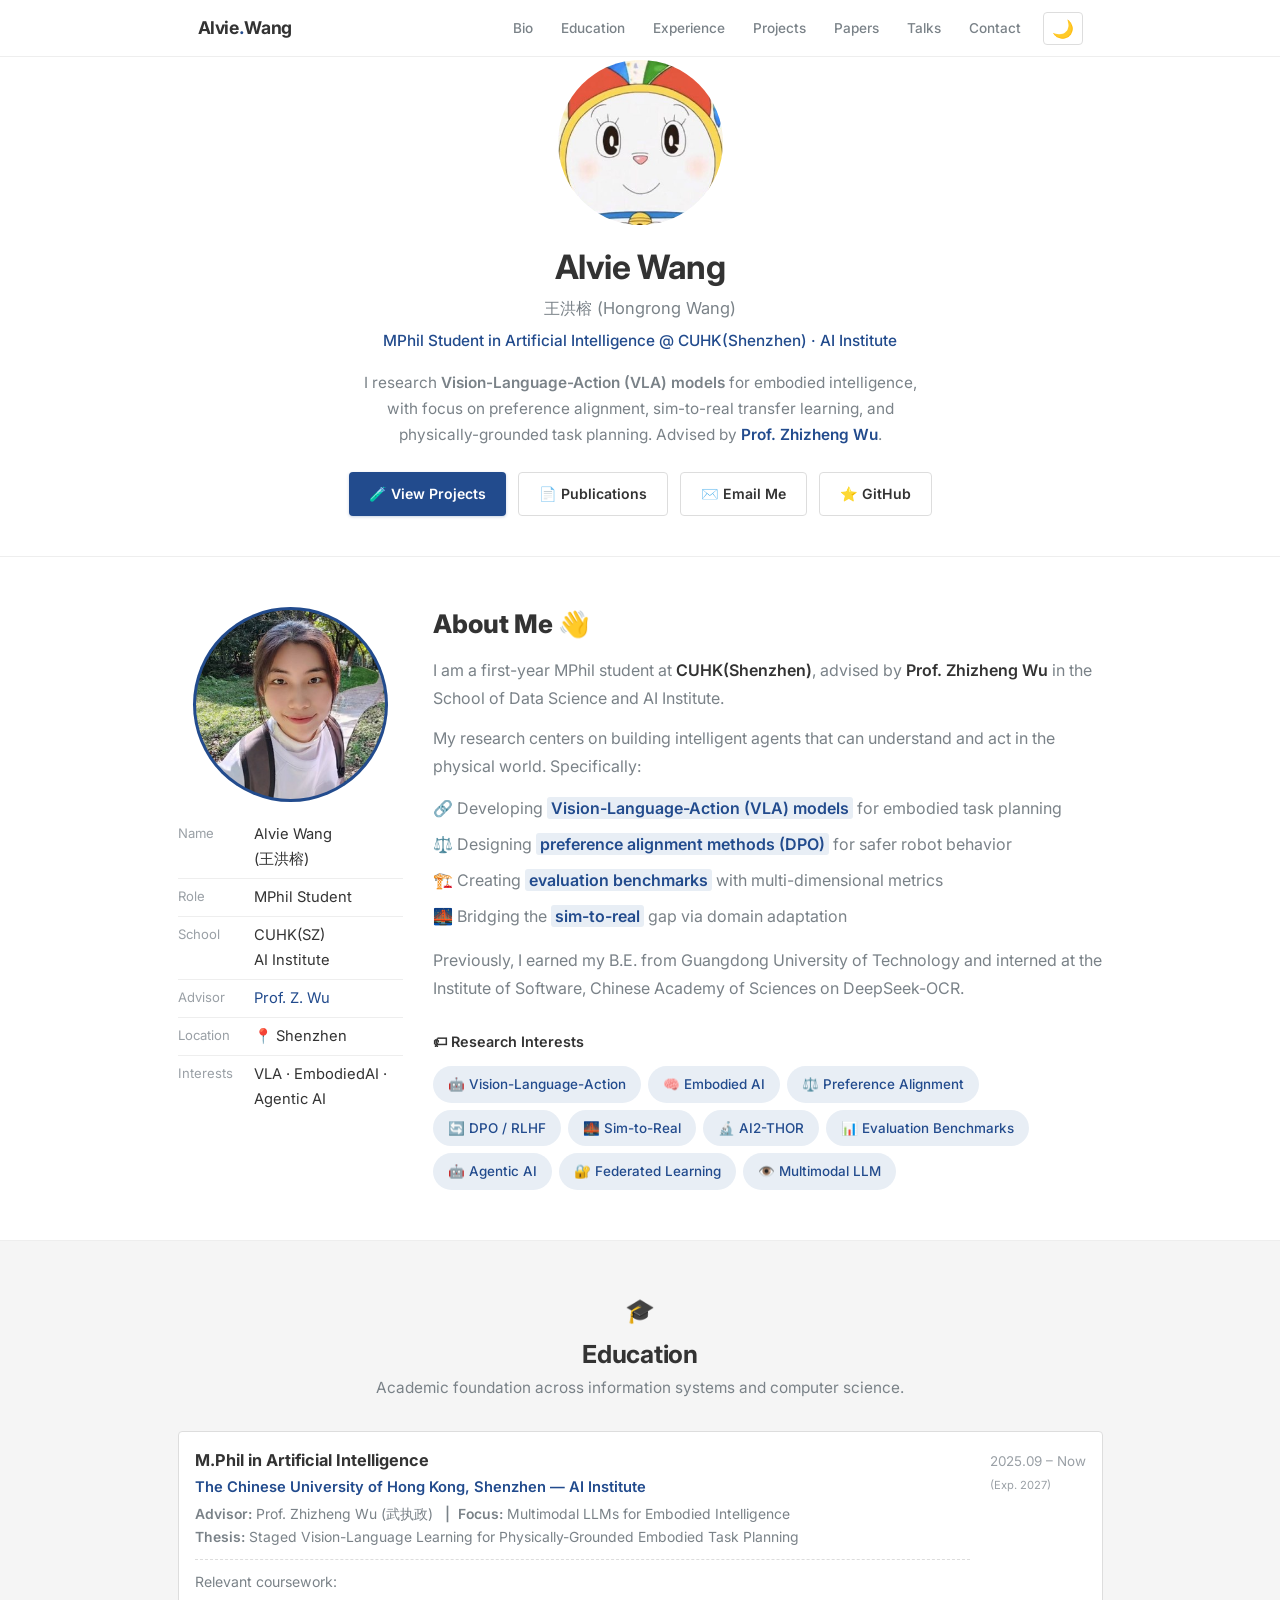
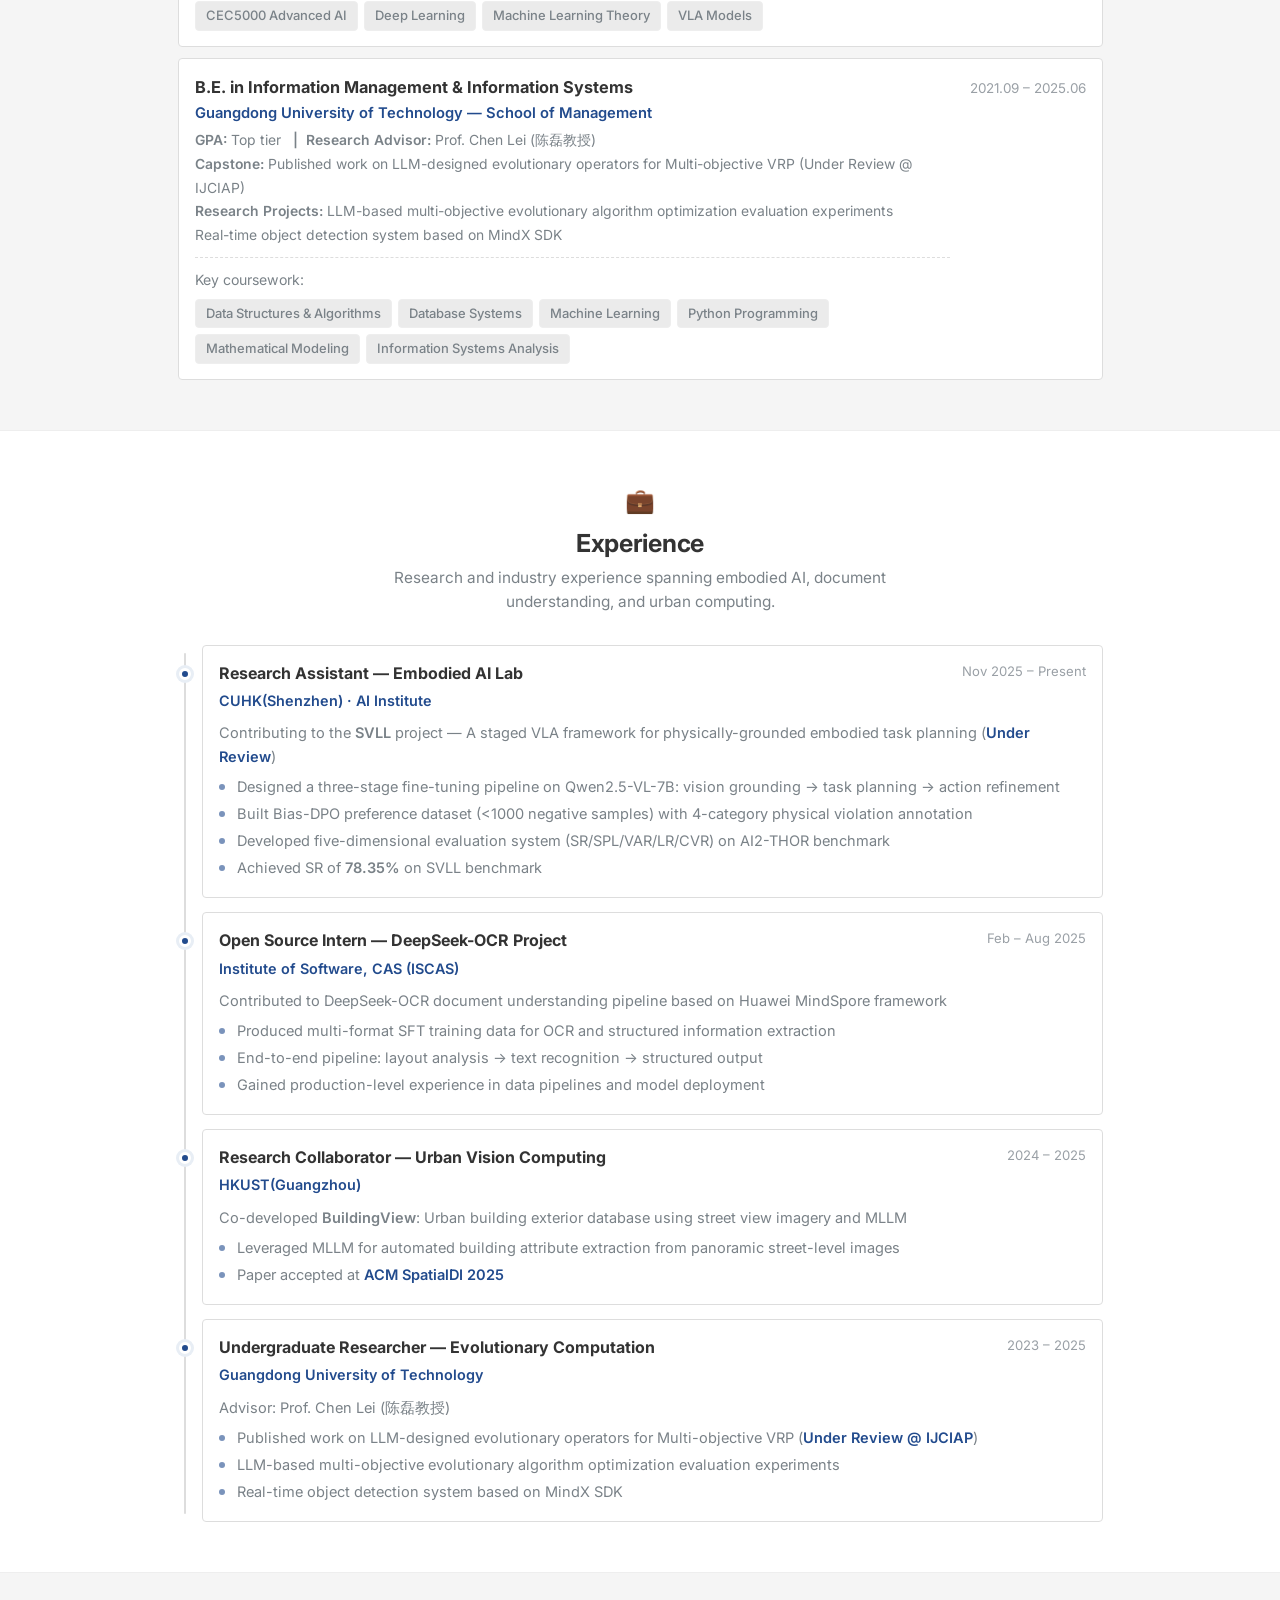
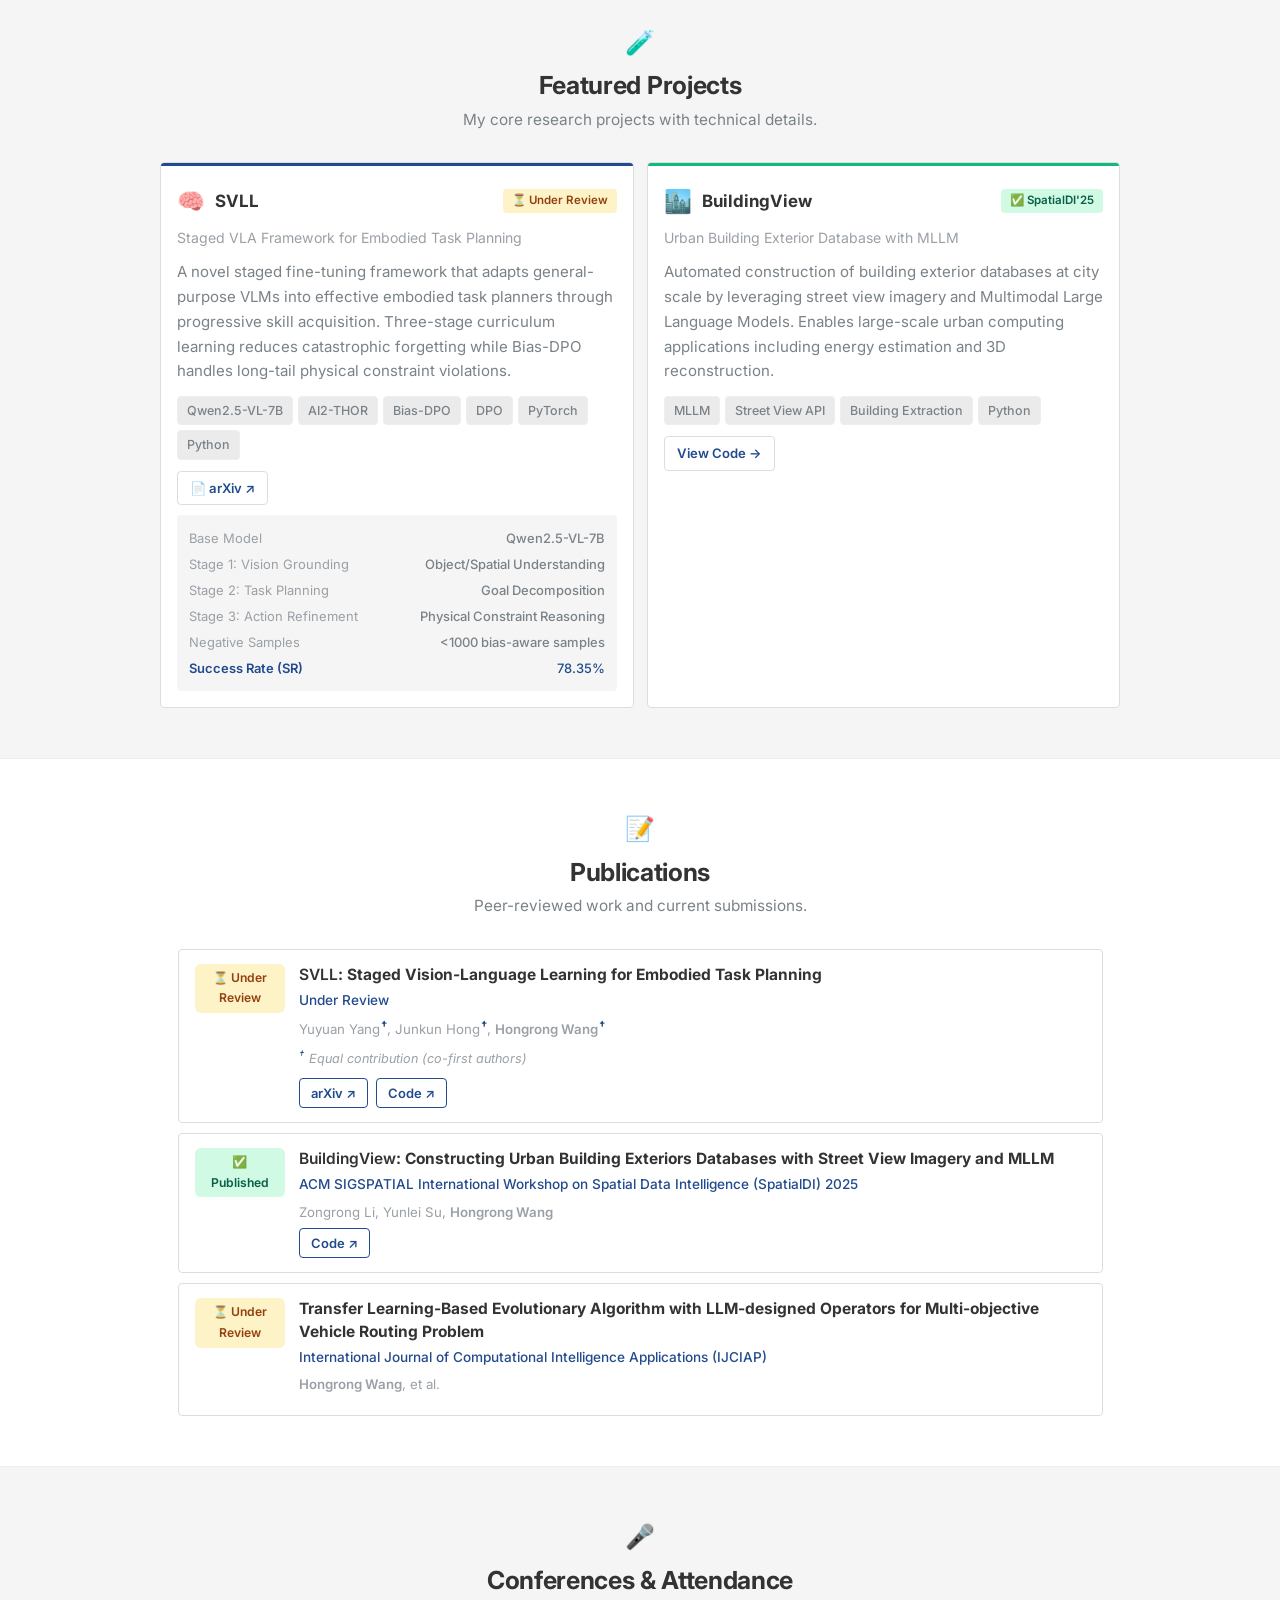
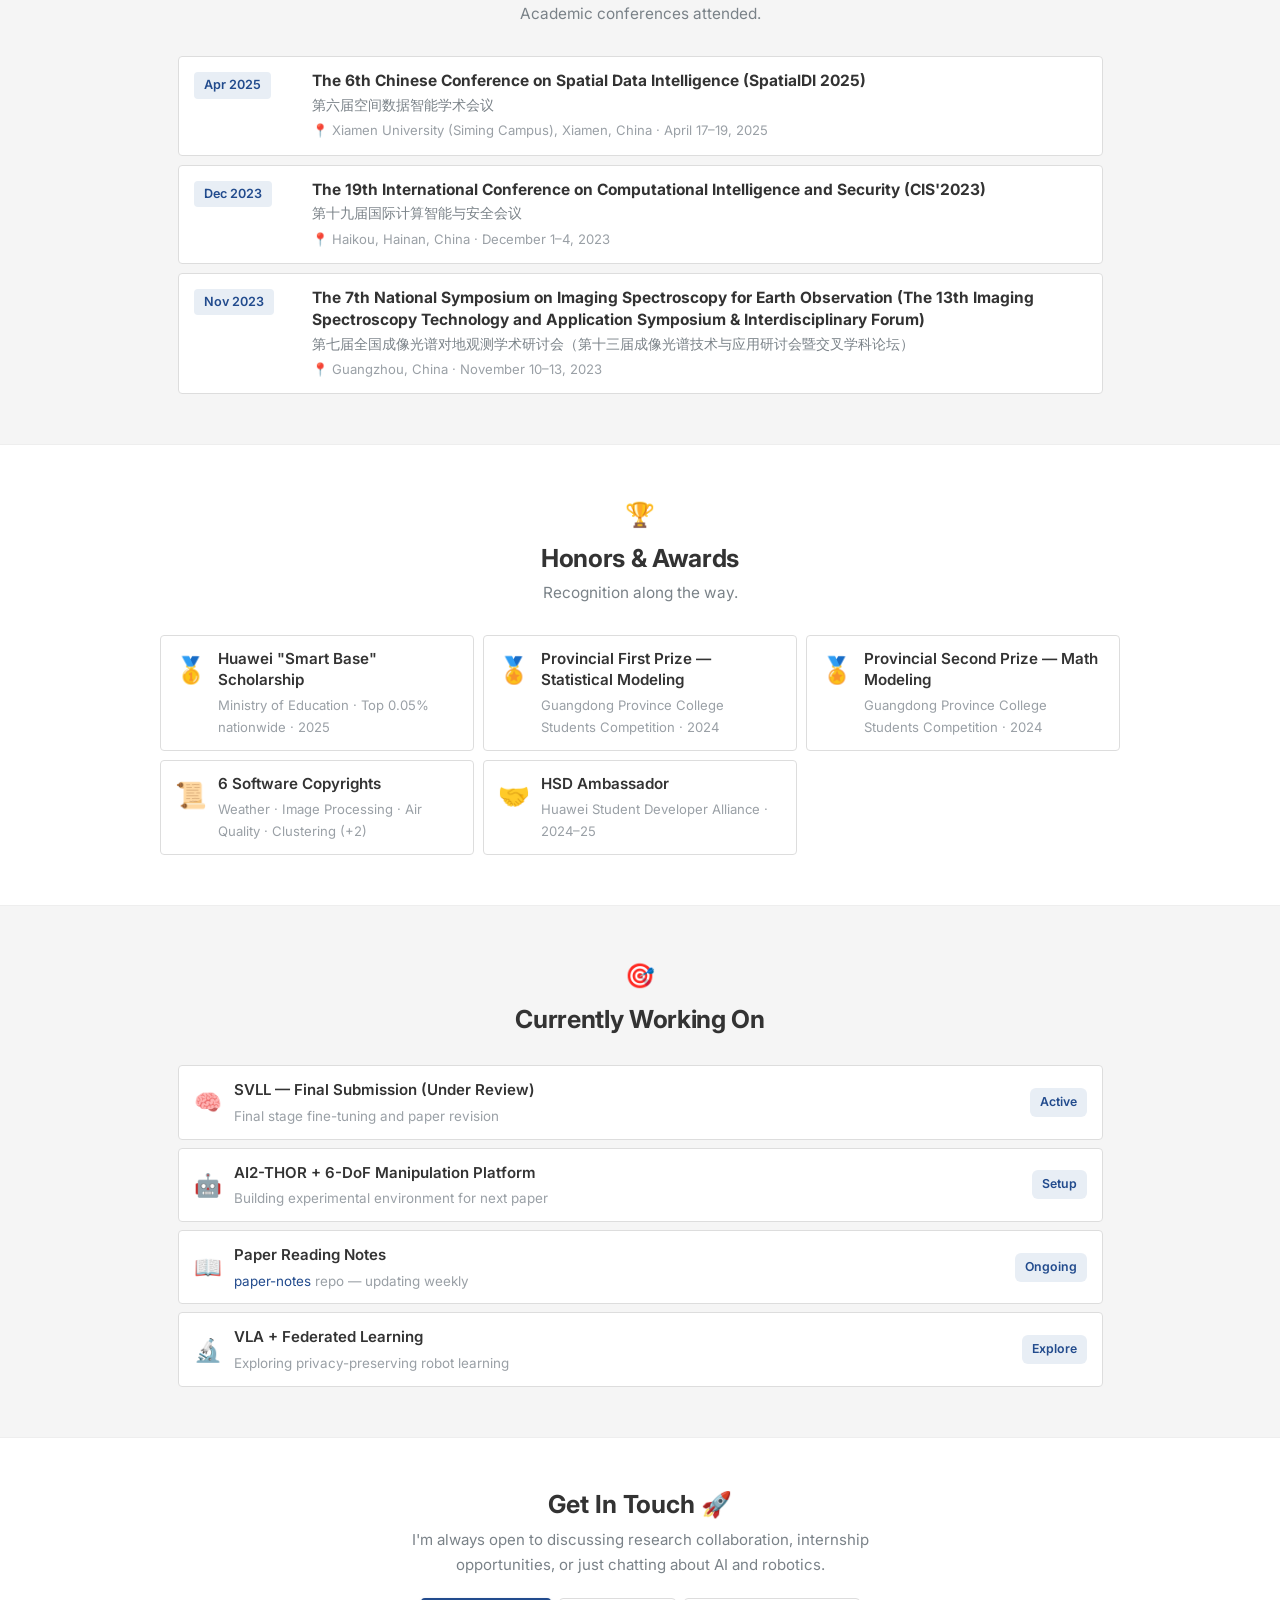
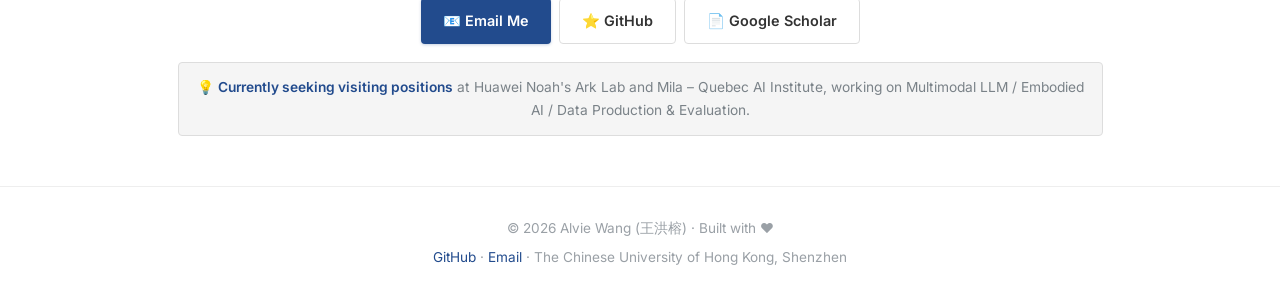
<file: index.html>
<!DOCTYPE html>
<html lang="en" data-theme="light">
<head>
<meta charset="UTF-8">
<meta name="viewport" content="width=device-width, initial-scale=1.0">
<title>Alvie Wang | CUHK(Shenzhen) · Embodied AI & Multimodal LLM</title>
<meta name="description" content="Alvie Wang (王洪榕) — MPhil student at CUHK(Shenzhen), researching Vision-Language-Action models, Embodied AI, and Preference Alignment.">
<meta name="keywords" content="Alvie Wang, VLA, Embodied AI, Multimodal LLM, DPO, SVLL, CUHK, Computer Science">
<link rel="icon" href="data:image/svg+xml,<svg xmlns='http://www.w3.org/2000/svg' viewBox='0 0 100 100'><text y='.9em' font-size='90'>🎓</text></svg>">

<!-- Google Fonts -->
<link rel="preconnect" href="https://fonts.googleapis.com">
<link rel="preconnect" href="https://fonts.gstatic.com" crossorigin>
<link href="https://fonts.googleapis.com/css2?family=Inter:wght@300;400;500;600;700;800&family=JetBrains+Mono:wght@400;500&display=swap" rel="stylesheet">

<style>
/* ========== CSS VARIABLES (Light / Dark Themes) ========== */
/* Inspired by AcadHomepage (RayeRen/acad-homepage.github.io) */
:root[data-theme="light"] {
  --bg: #ffffff;
  --bg-secondary: #f5f5f5;
  --bg-tertiary: #ebebeb;
  --bg-card: #ffffff;
  --bg-card-hover: #fafafa;
  --bg-hero: #ffffff;
  --text-primary: #333333;
  --text-secondary: #7a8288;
  --text-muted: #9aa0a6;
  --text-inverse: #ffffff;
  --accent: #224b8d;
  --accent-light: #e8eef5;
  --accent-hover: #1a3a6e;
  --border: #ddd;
  --border-light: #eee;
  --shadow-sm: 0 1px 1px rgba(0,0,0,0.125);
  --shadow-md: 0 2px 4px rgba(0,0,0,0.10);
  --shadow-lg: 0 4px 12px rgba(0,0,0,0.12);
  --tag-bg: #e8eef5;
  --tag-text: #224b8d;
  --code-bg: #f5f5f5;
  --nav-bg: rgba(255,255,255,0.97);
}

:root[data-theme="dark"] {
  --bg: #1a1a2e;
  --bg-secondary: #222240;
  --bg-tertiary: #2a2a45;
  --bg-card: #222240;
  --bg-card-hover: #2a2a48;
  --bg-hero: #1a1a2e;
  --text-primary: #e0e0e0;
  --text-secondary: #a0a4b8;
  --text-muted: #7a7e94;
  --text-inverse: #1a1a2e;
  --accent: #5588cc;
  --accent-light: rgba(85,136,204,0.12);
  --accent-hover: #77aadd;
  --border: #333355;
  --border-light: #2a2a48;
  --shadow-sm: 0 1px 3px rgba(0,0,0,0.2);
  --shadow-md: 0 4px 16px rgba(0,0,0,0.25);
  --shadow-lg: 0 8px 32px rgba(0,0,0,0.30);
  --tag-bg: rgba(85,136,204,0.12);
  --tag-text: #77aadd;
  --code-bg: #2a2a40;
  --nav-bg: rgba(26,26,46,0.95);
}

/* ========== RESET & BASE ========== */
*, *::before, *::after { margin: 0; padding: 0; box-sizing: border-box; }

html { scroll-behavior: smooth; scroll-padding-top: 72px; }

body {
  font-family: 'Trebuchet MS', 'Inter', -apple-system, BlinkMacSystemFont, 'Segoe UI', 'PingFang SC', sans-serif;
  background: var(--bg);
  color: var(--text-primary);
  line-height: 1.7;
  transition: background 0.3s ease, color 0.3s ease;
  -webkit-font-smoothing: antialiased;
}

/* Scrollbar */
::-webkit-scrollbar { width: 6px; }
::-webkit-scrollbar-track { background: var(--bg-secondary); }
::-webkit-scrollbar-thumb { background: var(--text-muted); border-radius: 3px; }
::-webkit-scrollbar-thumb:hover { background: var(--accent); }

/* Typography */
h1, h2, h3, h4 { line-height: 1.3; font-weight: 700; }
a { color: var(--accent); text-decoration: none; transition: color 0.2s; }
a:hover { color: var(--accent-hover); }
strong { font-weight: 600; }
code { font-family: 'JetBrains Mono', 'Fira Code', monospace; font-size: 0.88em; background: var(--code-bg); padding: 0.15em 0.4em; border-radius: 4px; }

/* ========== ANIMATIONS ========== */
@keyframes fadeInUp {
  from { opacity: 0; transform: translateY(24px); }
  to { opacity: 1; transform: translateY(0); }
}
@keyframes fadeIn {
  from { opacity: 0; } to { opacity: 1; }
}
.reveal {
  opacity: 0;
  transform: translateY(24px);
  transition: opacity 0.6s cubic-bezier(0.16, 1, 0.3, 1),
              transform 0.6s cubic-bezier(0.16, 1, 0.3, 1);
}
.reveal.visible {
  opacity: 1;
  transform: translateY(0);
}
.stagger-1 { transition-delay: 0.05s; }
.stagger-2 { transition-delay: 0.1s; }
.stagger-3 { transition-delay: 0.15s; }
.stagger-4 { transition-delay: 0.2s; }

/* ========== NAVBAR ========== */
.navbar {
  position: fixed; top: 0; left: 0; right: 0; z-index: 1000;
  background: var(--nav-bg);
  border-bottom: 1px solid var(--border-light);
  transition: all 0.3s;
}
.navbar-inner {
  max-width: 925px; margin: 0 auto;
  display: flex; align-items: center; justify-content: space-between;
  height: 56px; padding: 0 20px;
}
.nav-logo {
  font-size: 1.1rem; font-weight: 700; color: var(--text-primary);
  letter-spacing: -0.02em;
}
.nav-logo span { color: var(--accent); }
.nav-links { display: flex; gap: 4px; list-style: none; }
.nav-links a {
  color: var(--text-secondary); text-decoration: none;
  font-size: 0.85rem; font-weight: 500;
  padding: 5px 12px; border-radius: 4px;
  transition: all 0.2s;
}
.nav-links a:hover {
  color: var(--accent); background: var(--accent-light);
}
.theme-toggle {
  display: flex; align-items: center; gap: 6px;
  margin-left: 10px;
  cursor: pointer;
  font-size: 1.1rem;
  padding: 5px 8px;
  border-radius: 4px;
  border: 1px solid var(--border);
  background: transparent;
  color: var(--text-secondary);
  transition: all 0.2s;
  font-family: inherit;
}
.theme-toggle:hover {
  border-color: var(--accent); color: var(--accent);
}

.mobile-menu-btn {
  display: none; background: none; border: none;
  font-size: 1.4rem; cursor: pointer;
  color: var(--text-primary); padding: 4px 8px;
}

/* ========== HERO SECTION ========== */
.hero {
  min-height: 52vh; display: flex; align-items: center; justify-content: center;
  padding: 60px 24px 40px;
  background: var(--bg-hero);
  position: relative;
  border-bottom: 1px solid var(--border-light);
}
.hero::after {
  display: none;
}
.hero-content {
  max-width: 720px; text-align: center;
  position: relative; z-index: 1;
}
.hero-avatar {
  width: 165px; height: 165px; margin: 0 auto 20px;
  position: relative;
}
.avatar-ring {
  width: 100%; height: 100%; border-radius: 50%;
  background: var(--accent);
  padding: 3px;
}
.avatar-inner {
  width: 100%; height: 100%; border-radius: 50%;
  background: var(--bg-card);
  display: flex; align-items: center; justify-content: center;
  font-size: 3.5rem;
  box-shadow: var(--shadow-md);
}
@keyframes spin-slow {
  from { transform: rotate(0deg); } to { transform: rotate(360deg); }
}

.hero-name {
  font-size: 2.1rem; font-weight: 700; letter-spacing: -0.03rem;
  margin-bottom: 5px; animation: fadeInUp 0.6s ease both;
  color: var(--text-primary);
}
.hero-subtitle {
  font-size: 1.03rem; color: var(--text-secondary); margin-bottom: 6px;
  font-weight: 400; animation: fadeInUp 0.6s 0.1s both;
}
.hero-role {
  font-size: 0.96rem; color: var(--accent); font-weight: 500;
  margin-bottom: 16px; animation: fadeInUp 0.6s 0.15s both;
}
.hero-bio {
  font-size: 0.96rem; color: var(--text-secondary); line-height: 1.7;
  margin-bottom: 24px; max-width: 580px; margin-left: auto; margin-right: auto;
  animation: fadeInUp 0.6s 0.2s both;
}
.hero-links {
  display: flex; gap: 12px; justify-content: center; flex-wrap: wrap;
  animation: fadeInUp 0.6s 0.25s both;
}
.btn {
  display: inline-flex; align-items: center; gap: 6px;
  padding: 9px 20px; border-radius: 4px;
  font-size: 0.88rem; font-weight: 600;
  text-decoration: none; transition: all 0.2s;
  border: none; cursor: pointer; font-family: inherit;
}
.btn-primary {
  background: var(--accent); color: white;
  box-shadow: 0 1px 3px rgba(34,75,141,0.25);
}
.btn-primary:hover {
  transform: translateY(-1px);
  box-shadow: 0 2px 8px rgba(34,75,141,0.35);
  color: white;
}
.btn-outline {
  background: var(--bg-card); color: var(--text-primary);
  border: 1px solid var(--border);
}
.btn-outline:hover {
  border-color: var(--accent); color: var(--accent);
  transform: translateY(-1px);
}

/* ========== SECTIONS COMMON ========== */
.section {
  padding: 50px 24px;
}
.section-dark {
  background: var(--bg-secondary);
  border-top: 1px solid var(--border-light);
  border-bottom: 1px solid var(--border-light);
}
.container {
  max-width: 925px; margin: 0 auto;
}
.container-wide {
  max-width: 960px; margin: 0 auto;
}
.section-header {
  text-align: center; margin-bottom: 30px;
}
.section-emoji { font-size: 1.5rem; margin-bottom: 6px; display: block; }
.section-title {
  font-size: 1.55rem; font-weight: 700; letter-spacing: -0.02rem;
  margin-bottom: 6px;
}
.section-desc {
  font-size: 0.96rem; color: var(--text-secondary); max-width: 540px;
  margin: 0 auto; line-height: 1.6;
}

/* ========== BIO / ABOUT ========== */
.bio-grid {
  display: grid; grid-template-columns: 225px 1fr; gap: 30px;
  align-items: start;
}
.bio-sidebar {
  position: sticky; top: 80px;
}
.bio-avatar-small {
  width: 195px; height: 195px; margin: 0 auto 14px;
}
.bio-avatar-small .avatar-ring { animation: none; }
.bio-avatar-small .avatar-inner { font-size: 2.8rem; }
.info-list {
  list-style: none; font-size: 0.92rem;
}
.info-list li {
  padding: 6px 0;
  border-bottom: 1px solid var(--border-light);
  color: var(--text-secondary);
  display: flex; align-items: flex-start; gap: 8px;
}
.info-list li:last-child { border-bottom: none; }
.info-label { color: var(--text-muted); font-size: 0.82rem; min-width: 68px; flex-shrink: 0; }
.info-value { color: var(--text-primary); }

.bio-main {}
.bio-text {
  font-size: 1rem; color: var(--text-secondary); line-height: 1.75;
  margin-bottom: 22px;
}
.bio-text strong { color: var(--text-primary); }
.highlight-word {
  color: var(--accent); font-weight: 600;
  background: var(--accent-light);
  padding: 1px 4px; border-radius: 3px;
}

/* ========== INTERESTS TAG CLOUD ========== */
.tags-section { margin-top: 28px; }
.tags-label { font-size: 0.9rem; font-weight: 600; margin-bottom: 11px; color: var(--text-primary); }
.tag-cloud {
  display: flex; flex-wrap: wrap; gap: 7px;
}
.tag-pill {
  display: inline-flex; align-items: center; gap: 4px;
  padding: 6px 14px; border-radius: 20px;
  font-size: 0.84rem; font-weight: 500;
  background: var(--tag-bg); color: var(--tag-text);
  border: 1px solid transparent;
  transition: all 0.2s; cursor: default;
}
.tag-pill:hover {
  border-color: var(--accent);
  transform: translateY(-1px);
  box-shadow: var(--shadow-sm);
}

/* ========== EDUCATION ========== */
.edu-list { display: flex; flex-direction: column; gap: 11px; }
.edu-item {
  display: grid; grid-template-columns: 1fr auto; gap: 3px 20px;
  padding: 15px 16px; border-radius: 4px;
  background: var(--bg-card); border: 1px solid var(--border);
  transition: all 0.2s;
}
.edu-item:hover {
  border-color: var(--accent);
  box-shadow: var(--shadow-sm);
}
.edu-degree { font-size: 1.02rem; font-weight: 700; }
.edu-school { color: var(--accent); font-weight: 600; font-size: 0.92rem; }
.edu-meta { color: var(--text-secondary); font-size: 0.87rem; margin-top: 3px; }
.edu-date {
  font-size: 0.84rem; color: var(--text-muted);
  white-space: nowrap; align-self: start;
  padding-top: 3px;
}
.edu-details {
  grid-column: 1 / -1;
  margin-top: 9px; padding-top: 10px;
  border-top: 1px dashed var(--border);
  font-size: 0.88rem; color: var(--text-secondary);
  line-height: 1.65;
}
.course-chips { display: flex; flex-wrap: wrap; gap: 6px; margin-top: 8px; }
.course-chip {
  padding: 3px 10px; border-radius: 4px;
  font-size: 0.81rem; background: var(--bg-tertiary);
  color: var(--text-secondary); font-weight: 500;
  border: 1px solid var(--border-light);
}

/* ========== EXPERIENCE TIMELINE ========== */
.timeline { position: relative; padding-left: 24px; }
.timeline::before {
  content: ''; position: absolute; left: 6px; top: 8px; bottom: 8px;
  width: 2px; background: var(--border); border-radius: 1px;
}
.tl-item {
  position: relative; margin-bottom: 14px;
  padding: 14px 16px; border-radius: 4px;
  background: var(--bg-card); border: 1px solid var(--border);
  transition: all 0.2s;
}
.tl-item:last-child { margin-bottom: 0; }
.tl-item:hover {
  border-color: var(--accent); box-shadow: var(--shadow-sm);
}
.tl-dot {
  position: absolute; left: -24px; top: 22px;
  width: 12px; height: 12px; border-radius: 50%;
  background: var(--accent); border: 3px solid var(--bg);
  box-shadow: 0 0 0 3px var(--accent-light);
}
.tl-header {
  display: flex; justify-content: space-between; align-items: flex-start;
  gap: 12px; flex-wrap: wrap; margin-bottom: 8px;
}
.tl-title { font-size: 1rem; font-weight: 700; }
.tl-org { color: var(--accent); font-weight: 600; font-size: 0.9rem; margin-top: 2px; }
.tl-time {
  font-size: 0.82rem; color: var(--text-muted);
  white-space: nowrap; flex-shrink: 0;
}
.tl-body {
  font-size: 0.91rem; color: var(--text-secondary); line-height: 1.65;
}
.tl-body ul {
  list-style: none; margin-top: 6px;
}
.tl-body ul li {
  position: relative; padding-left: 18px; margin-bottom: 3px;
}
.tl-body ul li::before {
  content: ''; position: absolute; left: 0; top: 9px;
  width: 6px; height: 6px; border-radius: 50%;
  background: var(--accent); opacity: 0.6;
}

/* ========== PROJECT CARDS ========== */
.project-grid { display: grid; grid-template-columns: repeat(auto-fit, minmax(340px, 1fr)); gap: 13px; }
.proj-card {
  background: var(--bg-card); border: 1px solid var(--border);
  border-radius: 4px; overflow: hidden;
  transition: all 0.25s;
}
.proj-card:hover {
  transform: translateY(-2px);
  box-shadow: var(--shadow-md);
  border-color: var(--accent);
}
.proj-banner {
  height: 3px;
  background: var(--accent);
}
.proj-body { padding: 16px; }
.proj-header {
  display: flex; align-items: center; justify-content: space-between;
  gap: 10px; margin-bottom: 6px;
}
.proj-icon { font-size: 1.4rem; }
.proj-name { font-size: 1.06rem; font-weight: 700; flex: 1; }
.proj-badge {
  font-size: 0.72rem; font-weight: 600; padding: 2px 9px;
  border-radius: 4px; white-space: nowrap;
}
.badge-review {
  background: #fef3c7; color: #92400e;
}
.badge-pub {
  background: #d1fae5; color: #065f46;
}
:root[data-theme="dark"] .badge-review { background: rgba(245,158,11,0.15); color: #fbbf24; }
:root[data-theme="dark"] .badge-pub { background: rgba(16,185,129,0.15); color: #34d399; }
.badge-intern {
  background: #ede9fe; color: #5b21b6;
}
:root[data-theme="dark"] .badge-intern { background: rgba(139,92,246,0.15); color: #a78bfa; }

.proj-venue { font-size: 0.88rem; color: var(--text-muted); margin-bottom: 10px; }
.proj-desc {
  font-size: 0.94rem; color: var(--text-secondary); line-height: 1.65;
  margin-bottom: 12px;
}
.proj-specs {
  background: var(--bg-secondary); border-radius: 4px;
  padding: 10px 12px; margin-top: 10px;
  font-size: 0.81rem;
}
.spec-row {
  display: flex; justify-content: space-between;
  padding: 2px 0;
  color: var(--text-muted);
}
.spec-row:last-child { font-weight: 600; color: var(--accent); }
.spec-val { color: var(--text-secondary); font-weight: 500; }
.spec-row:last-child .spec-val { color: var(--accent); }

.proj-tech { display: flex; flex-wrap: wrap; gap: 5px; margin-top: 12px; }
.tech-tag {
  padding: 3px 9px; border-radius: 4px; font-size: 0.78rem;
  background: var(--bg-tertiary); color: var(--text-secondary);
  border: 1px solid var(--border-light);
  font-weight: 500;
}
.proj-links { display: flex; flex-wrap: wrap; gap: 8px; margin-top: 11px; }
.proj-links > .proj-link { margin-top: 0; }
.proj-link {
  display: inline-flex; align-items: center; gap: 5px;
  color: var(--accent); font-size: 0.82rem; font-weight: 600;
  text-decoration: none;
  padding: 5px 12px; border-radius: 4px;
  border: 1px solid var(--border);
  margin-top: 11px; transition: all 0.2s;
}
.proj-link:hover {
  background: var(--accent); color: white; border-color: var(--accent);
}

/* ========== PUBLICATIONS ========== */
.pub-list { display: flex; flex-direction: column; gap: 10px; }
.pub-item {
  display: flex; gap: 14px; padding: 14px 16px; border-radius: 4px;
  background: var(--bg-card); border: 1px solid var(--border);
  transition: all 0.2s;
  align-items: flex-start;
}
.pub-item:hover {
  border-color: var(--accent); box-shadow: var(--shadow-sm);
}
.pub-status-col {
  flex-shrink: 0; width: 90px;
}
.pub-status-badge {
  display: inline-block; font-size: 0.76rem; font-weight: 600;
  padding: 4px 12px; border-radius: 6px; text-align: center;
}
.pub-body { flex: 1; }
.pub-title-text {
  font-size: 0.97rem; font-weight: 700; margin-bottom: 3px;
  line-height: 1.45;
}
.pub-venue {
  font-size: 0.85rem; color: var(--accent); font-weight: 500;
  margin-bottom: 4px;
}
.pub-authors { font-size: 0.83rem; color: var(--text-muted); margin-bottom: 5px; }
.pub-authors sup { color: var(--accent); font-weight: 700; padding-left: 1px; }
.pub-footnote {
  font-size: 0.79rem; color: var(--text-muted); font-style: italic;
  margin-bottom: 8px;
}
.pub-footnote sup { color: var(--accent); padding-right: 1px; }
.pub-actions { display: flex; gap: 8px; }
.pub-action-link {
  font-size: 0.81rem; font-weight: 600; color: var(--accent);
  padding: 3px 11px; border-radius: 4px;
  border: 1px solid var(--accent);
  transition: all 0.2s;
}
.pub-action-link:hover { background: var(--accent); color: white; }

/* ========== CONFERENCES ========== */
.conf-list { display: flex; flex-direction: column; gap: 9px; }
.conf-item {
  display: flex; gap: 14px; padding: 13px 15px; border-radius: 4px;
  background: var(--bg-card); border: 1px solid var(--border);
  transition: all 0.2s; align-items: flex-start;
}
.conf-item:hover {
  border-color: var(--accent); box-shadow: var(--shadow-sm);
}
.conf-date-col { flex-shrink: 0; width: 104px; }
.conf-date {
  display: inline-block; text-align: center; line-height: 1.45;
  font-size: 0.79rem; font-weight: 600; color: var(--accent);
  padding: 4px 10px; border-radius: 4px; background: var(--accent-light);
}
.conf-body { flex: 1; }
.conf-name {
  font-size: 0.97rem; font-weight: 700; line-height: 1.45; margin-bottom: 2px;
}
.conf-name-zh {
  font-size: 0.85rem; font-weight: 500; color: var(--text-secondary);
  line-height: 1.5; margin-bottom: 4px;
}
.conf-loc { font-size: 0.82rem; color: var(--text-muted); }

/* ========== SKILLS ========== */
.skills-grid { display: grid; grid-template-columns: 1fr 1fr; gap: 16px; }
.skill-category {
  background: var(--bg-card); border: 1px solid var(--border);
  border-radius: 4px; padding: 20px;
}
.skill-cat-title { font-size: 0.92rem; font-weight: 700; margin-bottom: 16px; display: flex; align-items: center; gap: 8px; }
.skill-row { margin-bottom: 12px; }
.skill-row:last-child { margin-bottom: 0; }
.skill-info { display: flex; justify-content: space-between; margin-bottom: 6px; font-size: 0.88rem; }
.skill-name { font-weight: 500; }
.skill-pct { color: var(--text-muted); font-size: 0.82rem; }
.skill-track {
  height: 6px; background: var(--bg-tertiary); border-radius: 3px; overflow: hidden;
}
.skill-fill {
  height: 100%; border-radius: 3px;
  background: var(--accent);
  width: 0; transition: width 1.2s cubic-bezier(0.16,1,0.3,1);
}

/* ========== HONORS ========== */
.honors-grid { display: grid; grid-template-columns: repeat(auto-fit, minmax(260px, 1fr)); gap: 9px; }
.honor-card {
  display: flex; align-items: flex-start; gap: 11px;
  padding: 12px 14px; border-radius: 4px;
  background: var(--bg-card); border: 1px solid var(--border);
  transition: all 0.2s;
}
.honor-card:hover {
  border-color: var(--accent); transform: translateY(-1px);
  box-shadow: var(--shadow-sm);
}
.honor-emoji { font-size: 1.6rem; flex-shrink: 0; }
.honor-title { font-size: 0.95rem; font-weight: 600; line-height: 1.4; }
.honor-meta { font-size: 0.82rem; color: var(--text-muted); margin-top: 3px; }

/* ========== CURRENT STATUS ========== */
.status-list { display: flex; flex-direction: column; gap: 8px; }
.status-item {
  display: flex; align-items: center; gap: 12px;
  padding: 11px 15px; border-radius: 4px;
  background: var(--bg-card); border: 1px solid var(--border);
  transition: all 0.2s;
}
.status-item:hover { border-color: var(--accent); }
.status-emoji { font-size: 1.4rem; flex-shrink: 0; }
.status-info { flex: 1; }
.status-title { font-weight: 600; font-size: 0.94rem; }
.status-desc { font-size: 0.84rem; color: var(--text-muted); margin-top: 2px; }
.status-tag {
  font-size: 0.77rem; font-weight: 600; padding: 4px 10px;
  border-radius: 6px; background: var(--accent-light); color: var(--accent);
  flex-shrink: 0;
}

/* ========== CONTACT ========== */
.contact-section { text-align: center; }
.contact-title { font-size: 1.55rem; font-weight: 700; margin-bottom: 8px; }
.contact-desc {
  font-size: 0.94rem; color: var(--text-secondary); max-width: 500px;
  margin: 0 auto 20px; line-height: 1.65;
}
.contact-links { display: flex; gap: 8px; justify-content: center; flex-wrap: wrap; }
.contact-btn {
  display: inline-flex; align-items: center; gap: 8px;
  padding: 10px 22px; border-radius: 4px;
  font-size: 0.9rem; font-weight: 600;
  text-decoration: none; transition: all 0.2s;
  border: none; cursor: pointer; font-family: inherit;
}
.contact-email {
  background: var(--accent); color: white;
  box-shadow: 0 1px 3px rgba(34,75,141,0.25);
}
.contact-email:hover { transform: translateY(-1px); box-shadow: 0 3px 12px rgba(34,75,141,0.35); color: white; }
.contact-alt {
  background: var(--bg-card); color: var(--text-primary);
  border: 1px solid var(--border);
}
.contact-alt:hover { border-color: var(--accent); color: var(--accent); transform: translateY(-1px); }
.intern-note {
  margin-top: 18px; padding: 13px 16px; border-radius: 4px;
  background: var(--bg-secondary); border: 1px solid var(--border);
  font-size: 0.86rem; color: var(--text-secondary); line-height: 1.65;
}
.intern-note strong { color: var(--accent); }

/* ========== FOOTER ========== */
.footer {
  text-align: center; padding: 30px 24px;
  border-top: 1px solid var(--border-light);
  font-size: 0.85rem; color: var(--text-muted);
}
.footer a { color: var(--accent); }
.footer a:hover { text-decoration: underline; }
.footer-line { margin-bottom: 6px; }

/* ========== RESPONSIVE ========== */
@media (max-width: 768px) {
  .nav-links { display: none; }
  .mobile-menu-btn { display: block; }

  .hero-name { font-size: 1.7rem; }
  .hero-avatar { width: 130px; height: 130px; margin-bottom: 16px; }
  .hero-avatar .avatar-inner { font-size: 2.3rem; }

  .bio-grid { grid-template-columns: 1fr; gap: 20px; }
  .bio-sidebar { position: static; }
  .bio-avatar-small { width: 130px; height: 130px; margin-bottom: 10px; }
  .bio-avatar-small .avatar-inner { font-size: 2rem; }

  .edu-item { grid-template-columns: 1fr; }
  .edu-date { align-self: auto; }

  .skills-grid { grid-template-columns: 1fr; }
  .project-grid { grid-template-columns: 1fr; }

  .pub-item { flex-direction: column; gap: 10px; }
  .pub-status-col { width: auto; }

  .conf-item { flex-direction: column; gap: 8px; }
  .conf-date-col { width: auto; }

  .section { padding: 38px 20px; }
  .section-title { font-size: 1.35rem; }
  .container-wide { max-width: 100%; }
}
</style>
</head>
<body>

<!-- ===== NAVIGATION ===== -->
<nav class="navbar" id="navbar">
  <div class="navbar-inner">
    <div class="nav-logo">Alvie<span>.</span>Wang</div>
    <div style="display:flex;align-items:center;">
      <ul class="nav-links">
        <li><a href="#bio">Bio</a></li>
        <li><a href="#education">Education</a></li>
        <li><a href="#experience">Experience</a></li>
        <li><a href="#projects">Projects</a></li>
        <li><a href="#publications">Papers</a></li>
        <li><a href="#conferences">Talks</a></li>
        <li><a href="#contact">Contact</a></li>
      </ul>
      <button class="theme-toggle" id="themeToggle" title="Toggle theme">☀️</button>
      <button class="mobile-menu-btn" id="mobileMenuBtn">☰</button>
    </div>
  </div>
</nav>

<!-- ===== HERO ===== -->
<section class="hero">
  <div class="hero-content">
    <div class="hero-avatar">
        <img src="[data-uri]" alt="Alvie Wang" style="width:100%;height:100%;object-fit:cover;border-radius:50%;">
      </div>
    <h1 class="hero-name">Alvie Wang</h1>
    <p class="hero-subtitle">王洪榕 (Hongrong Wang)</p>
    <p class="hero-role">MPhil Student in Artificial Intelligence @ CUHK(Shenzhen) · AI Institute</p>

    <p class="hero-bio">
      I research <strong>Vision-Language-Action (VLA) models</strong> for embodied intelligence,
      with focus on preference alignment, sim-to-real transfer learning, and physically-grounded task planning.
      Advised by <strong style="color:var(--accent)">Prof. Zhizheng Wu</strong>.
    </p>

    <div class="hero-links">
      <a href="#projects" class="btn btn-primary">🧪 View Projects</a>
      <a href="#publications" class="btn btn-outline">📄 Publications</a>
      <a href="mailto:hrwang1001@outlook.com" class="btn btn-outline">✉️ Email Me</a>
      <a href="https://github.com/AlvieWang" target="_blank" class="btn btn-outline">⭐ GitHub</a>
    </div>
  </div>
</section>

<!-- ===== BIO / ABOUT ===== -->
<section class="section" id="bio">
  <div class="container">
    <div class="bio-grid">
      <!-- Sidebar -->
      <aside class="bio-sidebar reveal">
        <div class="bio-avatar-small">
          <div class="avatar-ring"><img src="[data-uri]" alt="Alvie Wang" style="width:100%;height:100%;object-fit:cover;border-radius:50%;"></div>
        </div>
        <ul class="info-list">
          <li><span class="info-label">Name</span><span class="info-value">Alvie Wang<br>(王洪榕)</span></li>
          <li><span class="info-label">Role</span><span class="info-value">MPhil Student</span></li>
          <li><span class="info-label">School</span><span class="info-value">CUHK(SZ)<br>AI Institute</span></li>
          <li><span class="info-label">Advisor</span><span class="info-value"><a href="https://sai.cuhk.edu.cn/teacher/106" target="_blank">Prof. Z. Wu</a></span></li>
          <li><span class="info-label">Location</span><span class="info-value">📍 Shenzhen</span></li>
          <li><span class="info-label">Interests</span><span class="info-value">VLA · EmbodiedAI · Agentic AI</span></li>
        </ul>
      </aside>

      <!-- Main Bio -->
      <div class="bio-main reveal stagger-1">
        <h2 style="font-size:1.6rem;font-weight:800;margin-bottom:16px;">About Me 👋</h2>
        <div class="bio-text">
          <p>I am a first-year MPhil student at <strong>CUHK(Shenzhen)</strong>, advised by
            <a href="https://sai.cuhk.edu.cn/teacher/106" target="_blank"><strong>Prof. Zhizheng Wu</strong></a>
            in the School of Data Science and AI Institute.</p>
          <p style="margin-top:12px;">My research centers on building intelligent agents that can understand and act in the physical world.
            Specifically:</p>
          <ul style="list-style:none;margin-top:10px;">
            <li style="padding:4px 0;">🔗 Developing <span class="highlight-word">Vision-Language-Action (VLA) models</span> for embodied task planning</li>
            <li style="padding:4px 0;">⚖️ Designing <span class="highlight-word">preference alignment methods (DPO)</span> for safer robot behavior</li>
            <li style="padding:4px 0;">🏗️ Creating <span class="highlight-word">evaluation benchmarks</span> with multi-dimensional metrics</li>
            <li style="padding:4px 0;">🌉 Bridging the <span class="highlight-word">sim-to-real</span> gap via domain adaptation</li>
          </ul>
          <p style="margin-top:12px;">Previously, I earned my B.E. from Guangdong University of Technology and interned at the
            Institute of Software, Chinese Academy of Sciences on DeepSeek-OCR.</p>
        </div>

        <!-- Interests Tag Cloud -->
        <div class="tags-section">
          <div class="tags-label">🏷 Research Interests</div>
          <div class="tag-cloud">
            <span class="tag-pill">🤖 Vision-Language-Action</span>
            <span class="tag-pill">🧠 Embodied AI</span>
            <span class="tag-pill">⚖️ Preference Alignment</span>
            <span class="tag-pill">🔄 DPO / RLHF</span>
            <span class="tag-pill">🌉 Sim-to-Real</span>
            <span class="tag-pill">🔬 AI2-THOR</span>
            <span class="tag-pill">📊 Evaluation Benchmarks</span>
            <span class="tag-pill">🤖 Agentic AI</span>
            <span class="tag-pill">🔐 Federated Learning</span>
            <span class="tag-pill">👁️ Multimodal LLM</span>
          </div>
        </div>
      </div>
    </div>
  </div>
</section>

<!-- ===== EDUCATION ===== -->
<section class="section section-dark" id="education">
  <div class="container">
    <div class="section-header reveal">
      <span class="section-emoji">🎓</span>
      <h2 class="section-title">Education</h2>
      <p class="section-desc">Academic foundation across information systems and computer science.</p>
    </div>

    <div class="edu-list">
      <div class="edu-item reveal stagger-1">
        <div>
          <div class="edu-degree">M.Phil in Artificial Intelligence</div>
          <div class="edu-school">The Chinese University of Hong Kong, Shenzhen — AI Institute</div>
          <div class="edu-meta">
            <strong>Advisor:</strong> Prof. Zhizheng Wu (武执政)&nbsp;&nbsp;
            <strong>|&nbsp;&nbsp;Focus:</strong> Multimodal LLMs for Embodied Intelligence<br>
            <strong>Thesis:</strong> Staged Vision-Language Learning for Physically-Grounded Embodied Task Planning
          </div>
          <div class="edu-details">
            Relevant coursework:
            <div class="course-chips">
              <span class="course-chip">CEC5000 Advanced AI</span>
              <span class="course-chip">Deep Learning</span>
              <span class="course-chip">Machine Learning Theory</span>
              <span class="course-chip">VLA Models</span>
            </div>
          </div>
        </div>
        <div class="edu-date">2025.09 – Now<br><small>(Exp. 2027)</small></div>
      </div>

      <div class="edu-item reveal stagger-2">
        <div>
          <div class="edu-degree">B.E. in Information Management & Information Systems</div>
          <div class="edu-school">Guangdong University of Technology — School of Management</div>
          <div class="edu-meta">
            <strong>GPA:</strong> Top tier&nbsp;&nbsp;
            <strong>|&nbsp;&nbsp;Research Advisor:</strong> Prof. Chen Lei (陈磊教授)<br>
            <strong>Capstone:</strong> Published work on LLM-designed evolutionary operators for Multi-objective VRP (Under Review @ IJCIAP)
            <br><strong>Research Projects:</strong>
            LLM-based multi-objective evolutionary algorithm optimization evaluation experiments
            <br>Real-time object detection system based on MindX SDK
          </div>
          <div class="edu-details">
            Key coursework:
            <div class="course-chips">
              <span class="course-chip">Data Structures & Algorithms</span>
              <span class="course-chip">Database Systems</span>
              <span class="course-chip">Machine Learning</span>
              <span class="course-chip">Python Programming</span>
              <span class="course-chip">Mathematical Modeling</span>
              <span class="course-chip">Information Systems Analysis</span>
            </div>
          </div>
        </div>
        <div class="edu-date">2021.09 – 2025.06</div>
      </div>
    </div>
  </div>
</section>

<!-- ===== EXPERIENCE ===== -->
<section class="section" id="experience">
  <div class="container">
    <div class="section-header reveal">
      <span class="section-emoji">💼</span>
      <h2 class="section-title">Experience</h2>
      <p class="section-desc">Research and industry experience spanning embodied AI, document understanding, and urban computing.</p>
    </div>

    <div class="timeline">
      <div class="tl-item reveal stagger-1">
        <div class="tl-dot"></div>
        <div class="tl-header">
          <div>
            <div class="tl-title">Research Assistant — Embodied AI Lab</div>
            <div class="tl-org">CUHK(Shenzhen) · AI Institute</div>
          </div>
          <div class="tl-time">Nov 2025 – Present</div>
        </div>
        <div class="tl-body">
          Contributing to the <strong>SVLL</strong> project — A staged VLA framework for physically-grounded embodied task planning
          (<strong style="color:var(--accent)">Under Review</strong>)
          <ul>
            <li>Designed a three-stage fine-tuning pipeline on Qwen2.5-VL-7B: vision grounding → task planning → action refinement</li>
            <li>Built Bias-DPO preference dataset (&lt;1000 negative samples) with 4-category physical violation annotation</li>
            <li>Developed five-dimensional evaluation system (SR/SPL/VAR/LR/CVR) on AI2-THOR benchmark</li>
            <li>Achieved SR of <strong>78.35%</strong> on SVLL benchmark</li>
          </ul>
        </div>
      </div>

      <div class="tl-item reveal stagger-2">
        <div class="tl-dot"></div>
        <div class="tl-header">
          <div>
            <div class="tl-title">Open Source Intern — DeepSeek-OCR Project</div>
            <div class="tl-org">Institute of Software, CAS (ISCAS)</div>
          </div>
          <div class="tl-time">Feb – Aug 2025</div>
        </div>
        <div class="tl-body">
          Contributed to DeepSeek-OCR document understanding pipeline based on Huawei MindSpore framework
          <ul>
            <li>Produced multi-format SFT training data for OCR and structured information extraction</li>
            <li>End-to-end pipeline: layout analysis → text recognition → structured output</li>
            <li>Gained production-level experience in data pipelines and model deployment</li>
          </ul>
        </div>
      </div>

      <div class="tl-item reveal stagger-3">
        <div class="tl-dot"></div>
        <div class="tl-header">
          <div>
            <div class="tl-title">Research Collaborator — Urban Vision Computing</div>
            <div class="tl-org"><a href="https://www.ai4dcity.com/team/" target="_blank">HKUST(Guangzhou)</a></div>
          </div>
          <div class="tl-time">2024 – 2025</div>
        </div>
        <div class="tl-body">
          Co-developed <strong>BuildingView</strong>: Urban building exterior database using street view imagery and MLLM
          <ul>
            <li>Leveraged MLLM for automated building attribute extraction from panoramic street-level images</li>
            <li>Paper accepted at <strong style="color:var(--accent)">ACM SpatialDI 2025</strong></li>
          </ul>
        </div>
      </div>

      <div class="tl-item reveal stagger-4">
        <div class="tl-dot"></div>
        <div class="tl-header">
          <div>
            <div class="tl-title">Undergraduate Researcher — Evolutionary Computation</div>
            <div class="tl-org">Guangdong University of Technology</div>
          </div>
          <div class="tl-time">2023 – 2025</div>
        </div>
        <div class="tl-body">
          Advisor: Prof. Chen Lei (陈磊教授)
          <ul>
            <li>Published work on LLM-designed evolutionary operators for Multi-objective VRP (<strong style="color:var(--accent)">Under Review @ IJCIAP</strong>)</li>
            <li>LLM-based multi-objective evolutionary algorithm optimization evaluation experiments</li>
            <li>Real-time object detection system based on MindX SDK</li>
          </ul>
        </div>
      </div>
    </div>
  </div>
</section>

<!-- ===== PROJECTS ===== -->
<section class="section section-dark" id="projects">
  <div class="container-wide">
    <div class="section-header reveal">
      <span class="section-emoji">🧪</span>
      <h2 class="section-title">Featured Projects</h2>
      <p class="section-desc">My core research projects with technical details.</p>
    </div>

    <div class="project-grid">
      <!-- SVLL -->
      <div class="proj-card reveal stagger-1">
        <div class="proj-banner"></div>
        <div class="proj-body">
          <div class="proj-header">
            <span class="proj-icon">🧠</span>
            <span class="proj-name">SVLL</span>
            <span class="proj-badge badge-review">⏳ Under Review</span>
          </div>
          <div class="proj-venue">Staged VLA Framework for Embodied Task Planning</div>
          <p class="proj-desc">
            A novel staged fine-tuning framework that adapts general-purpose VLMs into effective embodied task planners
            through progressive skill acquisition. Three-stage curriculum learning reduces catastrophic forgetting while
            Bias-DPO handles long-tail physical constraint violations.
          </p>
          <div class="proj-tech">
            <span class="tech-tag">Qwen2.5-VL-7B</span>
            <span class="tech-tag">AI2-THOR</span>
            <span class="tech-tag">Bias-DPO</span>
            <span class="tech-tag">DPO</span>
            <span class="tech-tag">PyTorch</span>
            <span class="tech-tag">Python</span>
          </div>
          <div class="proj-links">
            <a href="https://arxiv.org/html/2603.11563v1" target="_blank" class="proj-link">📄 arXiv ↗</a>
          </div>
          <div class="proj-specs">
            <div class="spec-row"><span>Base Model</span><span class="spec-val">Qwen2.5-VL-7B</span></div>
            <div class="spec-row"><span>Stage 1: Vision Grounding</span><span class="spec-val">Object/Spatial Understanding</span></div>
            <div class="spec-row"><span>Stage 2: Task Planning</span><span class="spec-val">Goal Decomposition</span></div>
            <div class="spec-row"><span>Stage 3: Action Refinement</span><span class="spec-val">Physical Constraint Reasoning</span></div>
            <div class="spec-row"><span>Negative Samples</span><span class="spec-val">&lt;1000 bias-aware samples</span></div>
            <div class="spec-row"><span>Success Rate (SR)</span><span class="spec-val">78.35%</span></div>
          </div>
        </div>
      </div>

      <!-- BuildingView -->
      <div class="proj-card reveal stagger-2">
        <div class="proj-banner" style="background:#10b981"></div>
        <div class="proj-body">
          <div class="proj-header">
            <span class="proj-icon">🏙️</span>
            <span class="proj-name">BuildingView</span>
            <span class="proj-badge badge-pub">✅ SpatialDI'25</span>
          </div>
          <div class="proj-venue">Urban Building Exterior Database with MLLM</div>
          <p class="proj-desc">
            Automated construction of building exterior databases at city scale by leveraging street view imagery
            and Multimodal Large Language Models. Enables large-scale urban computing applications including
            energy estimation and 3D reconstruction.
          </p>
          <div class="proj-tech">
            <span class="tech-tag">MLLM</span>
            <span class="tech-tag">Street View API</span>
            <span class="tech-tag">Building Extraction</span>
            <span class="tech-tag">Python</span>
          </div>
          <a href="https://github.com/Jasper0122/BuildingView" target="_blank" class="proj-link">View Code →</a>
        </div>
      </div>

    </div>
  </div>
</section>

<!-- ===== PUBLICATIONS ===== -->
<section class="section" id="publications">
  <div class="container">
    <div class="section-header reveal">
      <span class="section-emoji">📝</span>
      <h2 class="section-title">Publications</h2>
      <p class="section-desc">Peer-reviewed work and current submissions.</p>
    </div>

    <div class="pub-list">
      <div class="pub-item reveal stagger-1">
        <div class="pub-status-col">
          <span class="pub-status-badge badge-review">⏳ Under Review</span>
        </div>
        <div class="pub-body">
          <div class="pub-title-text"><strong>SVLL</strong>: Staged Vision-Language Learning for Embodied Task Planning</div>
          <div class="pub-venue">Under Review</div>
          <div class="pub-authors">Yuyuan Yang<sup>†</sup>, Junkun Hong<sup>†</sup>, <strong>Hongrong Wang</strong><sup>†</sup></div>
          <div class="pub-footnote"><sup>†</sup> Equal contribution (co-first authors)</div>
          <div class="pub-actions">
            <a href="https://arxiv.org/html/2603.11563v1" target="_blank" class="pub-action-link">arXiv ↗</a>
            <a href="#" class="pub-action-link">Code ↗</a>
          </div>
        </div>
      </div>

      <div class="pub-item reveal stagger-2">
        <div class="pub-status-col">
          <span class="pub-status-badge badge-pub">✅ Published</span>
        </div>
        <div class="pub-body">
          <div class="pub-title-text"><strong>BuildingView</strong>: Constructing Urban Building Exteriors Databases with Street View Imagery and MLLM</div>
          <div class="pub-venue">ACM SIGSPATIAL International Workshop on Spatial Data Intelligence (SpatialDI) 2025</div>
          <div class="pub-authors">Zongrong Li, Yunlei Su, <strong>Hongrong Wang</strong></div>
          <div class="pub-actions">
            <a href="https://github.com/Jasper0122/BuildingView" target="_blank" class="pub-action-link">Code ↗</a>
          </div>
        </div>
      </div>

      <div class="pub-item reveal stagger-3">
        <div class="pub-status-col">
          <span class="pub-status-badge badge-review">⏳ Under Review</span>
        </div>
        <div class="pub-body">
          <div class="pub-title-text">Transfer Learning-Based Evolutionary Algorithm with LLM-designed Operators for Multi-objective Vehicle Routing Problem</div>
          <div class="pub-venue">International Journal of Computational Intelligence Applications (IJCIAP)</div>
          <div class="pub-authors"><strong>Hongrong Wang</strong>, et al.</div>
        </div>
      </div>
    </div>
  </div>
</section>

<!-- ===== CONFERENCE ATTENDANCE ===== -->
<section class="section section-dark" id="conferences">
  <div class="container">
    <div class="section-header reveal">
      <span class="section-emoji">🎤</span>
      <h2 class="section-title">Conferences &amp; Attendance</h2>
      <p class="section-desc">Academic conferences attended.</p>
    </div>

    <div class="conf-list">
      <div class="conf-item reveal stagger-1">
        <div class="conf-date-col"><span class="conf-date">Apr 2025</span></div>
        <div class="conf-body">
          <div class="conf-name">The 6th Chinese Conference on Spatial Data Intelligence (SpatialDI 2025)</div>
          <div class="conf-name-zh">第六届空间数据智能学术会议</div>
          <div class="conf-loc">📍 Xiamen University (Siming Campus), Xiamen, China · April 17–19, 2025</div>
        </div>
      </div>

      <div class="conf-item reveal stagger-2">
        <div class="conf-date-col"><span class="conf-date">Dec 2023</span></div>
        <div class="conf-body">
          <div class="conf-name">The 19th International Conference on Computational Intelligence and Security (CIS'2023)</div>
          <div class="conf-name-zh">第十九届国际计算智能与安全会议</div>
          <div class="conf-loc">📍 Haikou, Hainan, China · December 1–4, 2023</div>
        </div>
      </div>

      <div class="conf-item reveal stagger-3">
        <div class="conf-date-col"><span class="conf-date">Nov 2023</span></div>
        <div class="conf-body">
          <div class="conf-name">The 7th National Symposium on Imaging Spectroscopy for Earth Observation (The 13th Imaging Spectroscopy Technology and Application Symposium &amp; Interdisciplinary Forum)</div>
          <div class="conf-name-zh">第七届全国成像光谱对地观测学术研讨会（第十三届成像光谱技术与应用研讨会暨交叉学科论坛）</div>
          <div class="conf-loc">📍 Guangzhou, China · November 10–13, 2023</div>
        </div>
      </div>
    </div>
  </div>
</section>

<!-- ===== HONORS ===== -->
<section class="section" id="honors">
  <div class="container-wide">
    <div class="section-header reveal">
      <span class="section-emoji">🏆</span>
      <h2 class="section-title">Honors & Awards</h2>
      <p class="section-desc">Recognition along the way.</p>
    </div>

    <div class="honors-grid">
      <div class="honor-card reveal stagger-1">
        <div class="honor-emoji">🥇</div>
        <div>
          <div class="honor-title">Huawei "Smart Base" Scholarship</div>
          <div class="honor-meta">Ministry of Education · Top 0.05% nationwide · 2025</div>
        </div>
      </div>
      <div class="honor-card reveal stagger-2">
        <div class="honor-emoji">🏅</div>
        <div>
          <div class="honor-title">Provincial First Prize — Statistical Modeling</div>
          <div class="honor-meta">Guangdong Province College Students Competition · 2024</div>
        </div>
      </div>
      <div class="honor-card reveal stagger-3">
        <div class="honor-emoji">🏅</div>
        <div>
          <div class="honor-title">Provincial Second Prize — Math Modeling</div>
          <div class="honor-meta">Guangdong Province College Students Competition · 2024</div>
        </div>
      </div>
      <div class="honor-card reveal stagger-1">
        <div class="honor-emoji">📜</div>
        <div>
          <div class="honor-title">6 Software Copyrights</div>
          <div class="honor-meta">Weather · Image Processing · Air Quality · Clustering (+2)</div>
        </div>
      </div>
      <div class="honor-card reveal stagger-2">
        <div class="honor-emoji">🤝</div>
        <div>
          <div class="honor-title">HSD Ambassador</div>
          <div class="honor-meta">Huawei Student Developer Alliance · 2024–25</div>
        </div>
      </div>
    </div>
  </div>
</section>

<!-- ===== CURRENTLY WORKING ON ===== -->
<section class="section section-dark" id="status">
  <div class="container">
    <div class="section-header reveal">
      <span class="section-emoji">🎯</span>
      <h2 class="section-title">Currently Working On</h2>
    </div>

    <div class="status-list">
      <div class="status-item reveal stagger-1">
        <div class="status-emoji">🧠</div>
        <div class="status-info">
          <div class="status-title">SVLL — Final Submission (Under Review)</div>
          <div class="status-desc">Final stage fine-tuning and paper revision</div>
        </div>
        <span class="status-tag">Active</span>
      </div>
      <div class="status-item reveal stagger-2">
        <div class="status-emoji">🤖</div>
        <div class="status-info">
          <div class="status-title">AI2-THOR + 6-DoF Manipulation Platform</div>
          <div class="status-desc">Building experimental environment for next paper</div>
        </div>
        <span class="status-tag">Setup</span>
      </div>
      <div class="status-item reveal stagger-3">
        <div class="status-emoji">📖</div>
        <div class="status-info">
          <div class="status-title">Paper Reading Notes</div>
          <div class="status-desc"><a href="https://github.com/AlvieWang/paper-notes" target="_blank">paper-notes</a> repo — updating weekly</div>
        </div>
        <span class="status-tag">Ongoing</span>
      </div>
      <div class="status-item reveal stagger-4">
        <div class="status-emoji">🔬</div>
        <div class="status-info">
          <div class="status-title">VLA + Federated Learning</div>
          <div class="status-desc">Exploring privacy-preserving robot learning</div>
        </div>
        <span class="status-tag">Explore</span>
      </div>
    </div>
  </div>
</section>

<!-- ===== CONTACT ===== -->
<section class="section contact-section" id="contact">
  <div class="container">
    <div class="reveal">
      <h2 class="contact-title">Get In Touch 🚀</h2>
      <p class="contact-desc">
        I'm always open to discussing research collaboration, internship opportunities,
        or just chatting about AI and robotics.
      </p>
      <div class="contact-links">
        <a href="mailto:hrwang1001@outlook.com" class="contact-btn contact-email">📧 Email Me</a>
        <a href="https://github.com/AlvieWang" target="_blank" class="contact-btn contact-alt">⭐ GitHub</a>
        <a href="https://scholar.google.com/" target="_blank" class="contact-btn contact-alt">📄 Google Scholar</a>
      </div>
      <div class="intern-note">
        💡 <strong>Currently seeking visiting positions</strong> at Huawei Noah's Ark Lab and
        Mila – Quebec AI Institute, working on Multimodal LLM / Embodied AI /
        Data Production &amp; Evaluation.
      </div>
    </div>
  </div>
</section>

<!-- ===== FOOTER ===== -->
<footer class="footer">
  <div class="footer-line">© 2026 Alvie Wang (王洪榕) · Built with ❤️</div>
  <div>
    <a href="https://github.com/AlvieWang" target="_blank">GitHub</a> ·
    <a href="mailto:hrwang1001@outlook.com">Email</a> ·
    The Chinese University of Hong Kong, Shenzhen
  </div>
</footer>

<!-- ===== JAVASCRIPT ===== -->
<script>
// === Theme Toggle ===
const themeToggle = document.getElementById('themeToggle');
const html = document.documentElement;

// Check saved theme or default to light
const savedTheme = localStorage.getItem('theme') || 'light';
html.setAttribute('data-theme', savedTheme);
updateThemeIcon(savedTheme);

themeToggle.addEventListener('click', () => {
  const current = html.getAttribute('data-theme');
  const next = current === 'light' ? 'dark' : 'light';
  html.setAttribute('data-theme', next);
  localStorage.setItem('theme', next);
  updateThemeIcon(next);
});

function updateThemeIcon(theme) {
  themeToggle.textContent = theme === 'light' ? '🌙' : '☀️';
}

// === Scroll Reveal ===
const revealObserver = new IntersectionObserver((entries) => {
  entries.forEach(entry => {
    if (entry.isIntersecting) {
      entry.target.classList.add('visible');
      revealObserver.unobserve(entry.target);
    }
  });
}, { threshold: 0.1, rootMargin: '0px 0px -40px 0px' });

document.querySelectorAll('.reveal').forEach(el => revealObserver.observe(el));

// === Skill Bar Animation ===
const skillObserver = new IntersectionObserver((entries) => {
  entries.forEach(entry => {
    if (entry.isIntersecting) {
      const fills = entry.target.querySelectorAll('.skill-fill');
      fills.forEach(fill => {
        fill.style.width = fill.dataset.w + '%';
      });
      skillObserver.unobserve(entry.target);
    }
  });
}, { threshold: 0.3 });

document.querySelectorAll('.skill-category').forEach(el => skillObserver.observe(el));

// === Navbar Shadow on Scroll ===
const navbar = document.getElementById('navbar');
window.addEventListener('scroll', () => {
  if (window.scrollY > 10) {
    navbar.style.boxShadow = 'var(--shadow-md)';
  } else {
    navbar.style.boxShadow = 'none';
  }
});

// === Smooth Scroll ===
document.querySelectorAll('a[href^="#"]').forEach(anchor => {
  anchor.addEventListener('click', function(e) {
    e.preventDefault();
    const target = document.querySelector(this.getAttribute('href'));
    if (target) {
      target.scrollIntoView({ behavior: 'smooth', block: 'start' });
    }
  });
});
</script>

</body>
</html>
</file>
